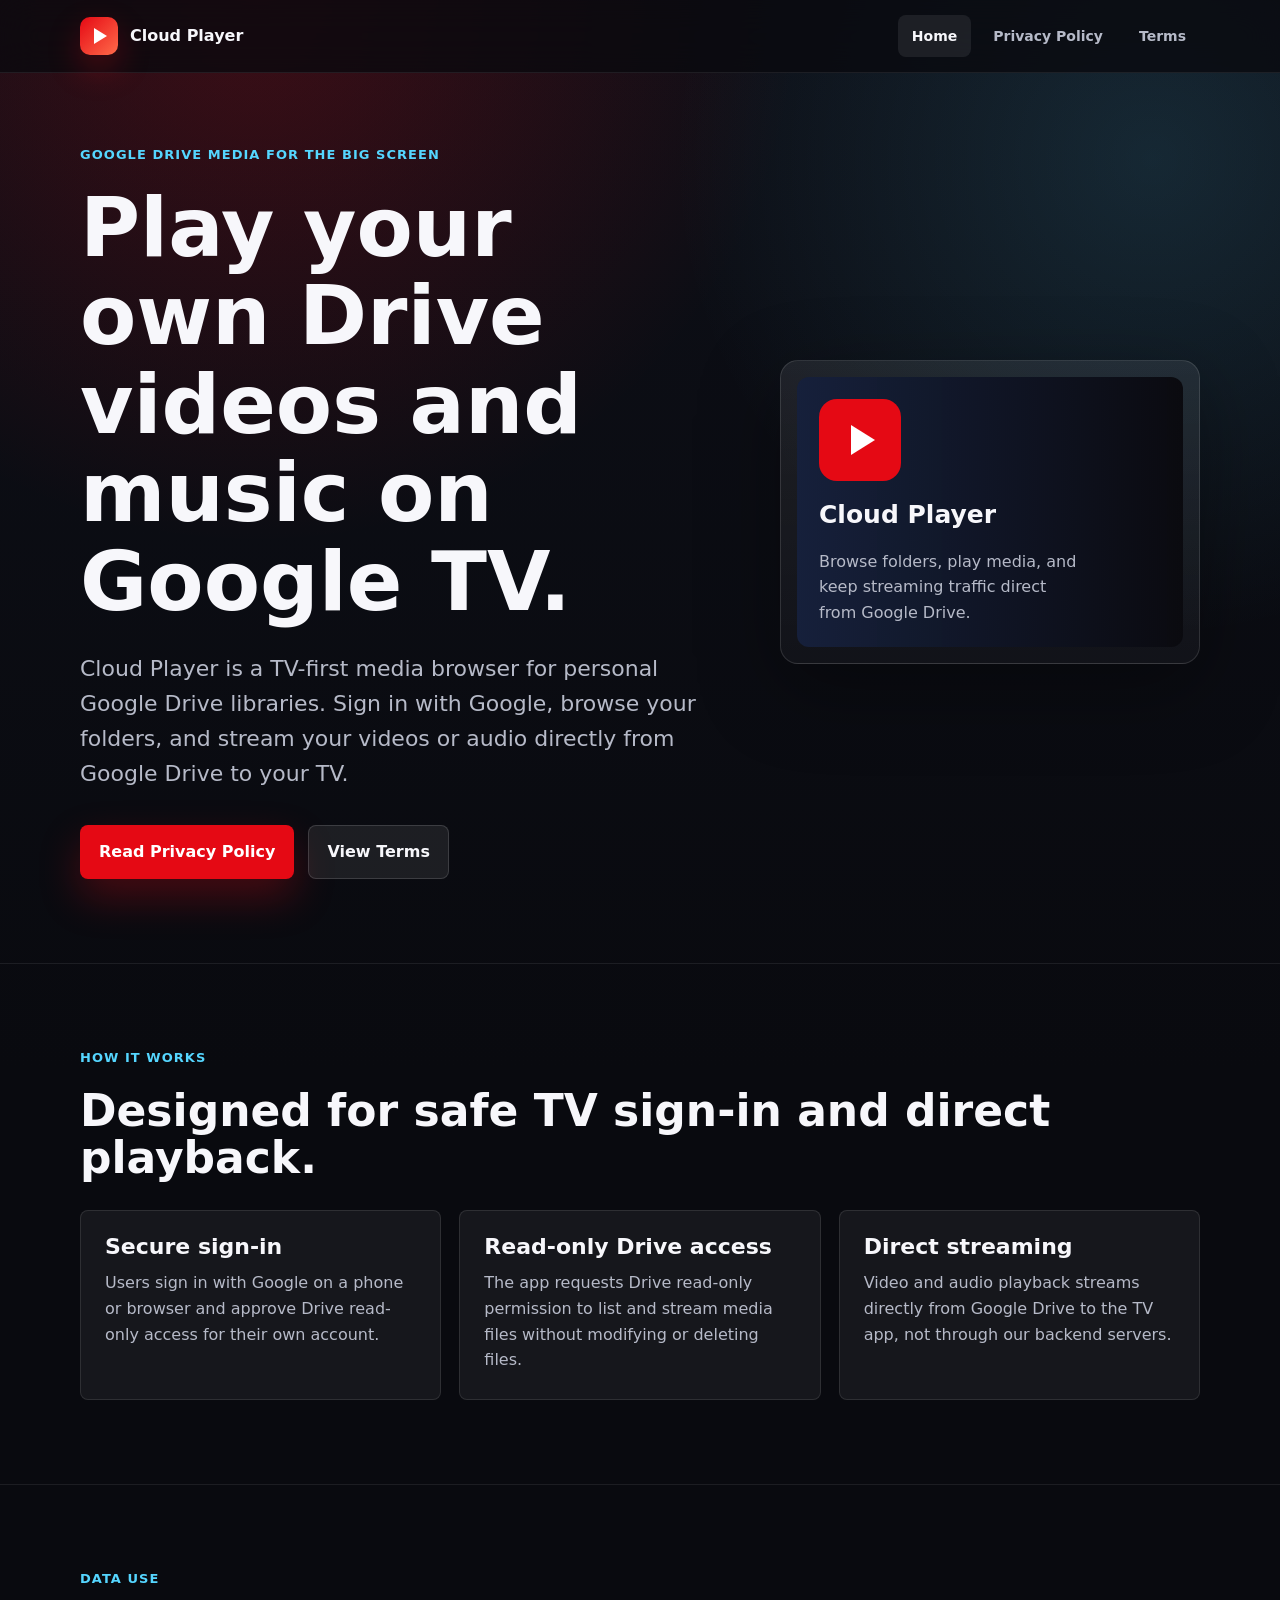
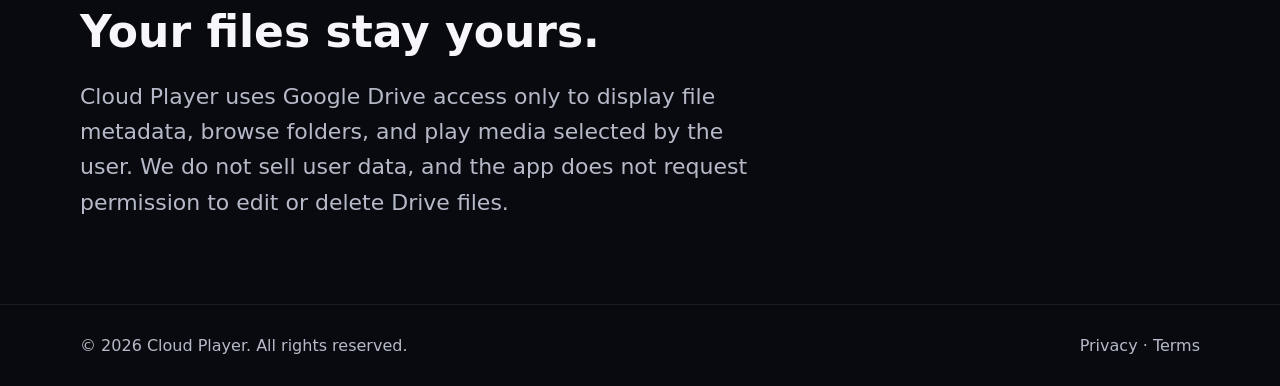
<file: index.html>
<!doctype html>
<html lang="en">
  <head>
    <meta charset="utf-8">
    <meta name="viewport" content="width=device-width, initial-scale=1">
    <title>Cloud Player | Google Drive Media on TV</title>
    <meta name="description" content="Cloud Player lets users browse and play their own Google Drive videos and audio on Android TV and Google TV.">
    <link rel="stylesheet" href="styles.css">
  </head>
  <body>
    <header class="site-header">
      <nav class="nav" aria-label="Primary navigation">
        <a class="brand" href="index.html" aria-label="Cloud Player home">
          <span class="brand-mark" aria-hidden="true"></span>
          <span>Cloud Player</span>
        </a>
        <div class="nav-links">
          <a href="index.html" aria-current="page">Home</a>
          <a href="privacy.html">Privacy Policy</a>
          <a href="terms.html">Terms</a>
        </div>
      </nav>
    </header>

    <main>
      <section class="hero">
        <div>
          <p class="eyebrow">Google Drive media for the big screen</p>
          <h1>Play your own Drive videos and music on Google TV.</h1>
          <p class="lead">
            Cloud Player is a TV-first media browser for personal Google Drive libraries.
            Sign in with Google, browse your folders, and stream your videos or audio directly
            from Google Drive to your TV.
          </p>
          <div class="actions">
            <a class="button primary" href="privacy.html">Read Privacy Policy</a>
            <a class="button secondary" href="terms.html">View Terms</a>
          </div>
        </div>

        <div class="device-preview" aria-label="Cloud Player preview">
          <div class="tv-frame">
            <div class="play-tile" aria-hidden="true"></div>
            <div class="preview-title">Cloud Player</div>
            <div class="preview-copy">Browse folders, play media, and keep streaming traffic direct from Google Drive.</div>
          </div>
        </div>
      </section>

      <section class="section">
        <div class="page-shell">
          <p class="eyebrow">How it works</p>
          <h2>Designed for safe TV sign-in and direct playback.</h2>
          <div class="grid">
            <article class="card">
              <h3>Secure sign-in</h3>
              <p>Users sign in with Google on a phone or browser and approve Drive read-only access for their own account.</p>
            </article>
            <article class="card">
              <h3>Read-only Drive access</h3>
              <p>The app requests Drive read-only permission to list and stream media files without modifying or deleting files.</p>
            </article>
            <article class="card">
              <h3>Direct streaming</h3>
              <p>Video and audio playback streams directly from Google Drive to the TV app, not through our backend servers.</p>
            </article>
          </div>
        </div>
      </section>

      <section class="section">
        <div class="page-shell">
          <p class="eyebrow">Data use</p>
          <h2>Your files stay yours.</h2>
          <p class="lead">
            Cloud Player uses Google Drive access only to display file metadata, browse folders,
            and play media selected by the user. We do not sell user data, and the app does not
            request permission to edit or delete Drive files.
          </p>
        </div>
      </section>
    </main>

    <footer class="site-footer">
      <div class="footer-inner">
        <span>© 2026 Cloud Player. All rights reserved.</span>
        <span><a href="privacy.html">Privacy</a> · <a href="terms.html">Terms</a></span>
      </div>
    </footer>
  </body>
</html>
</file>
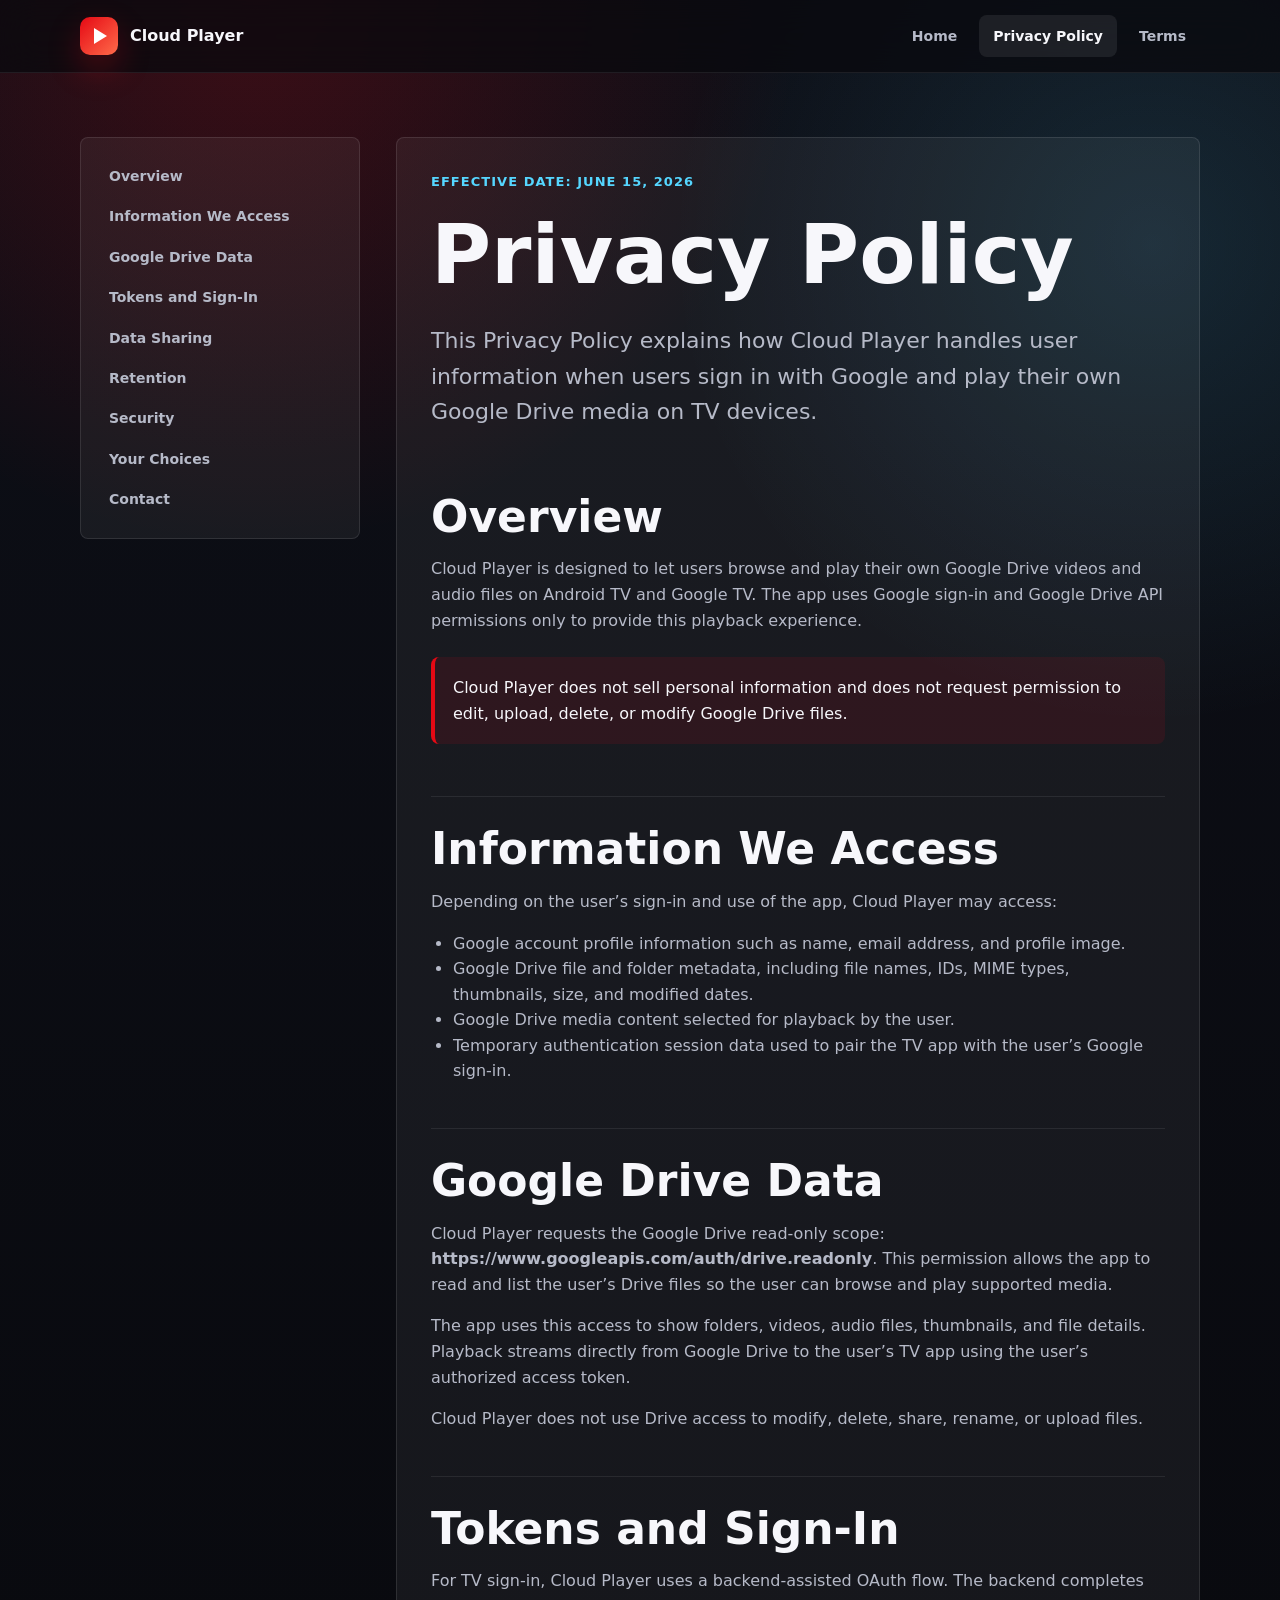
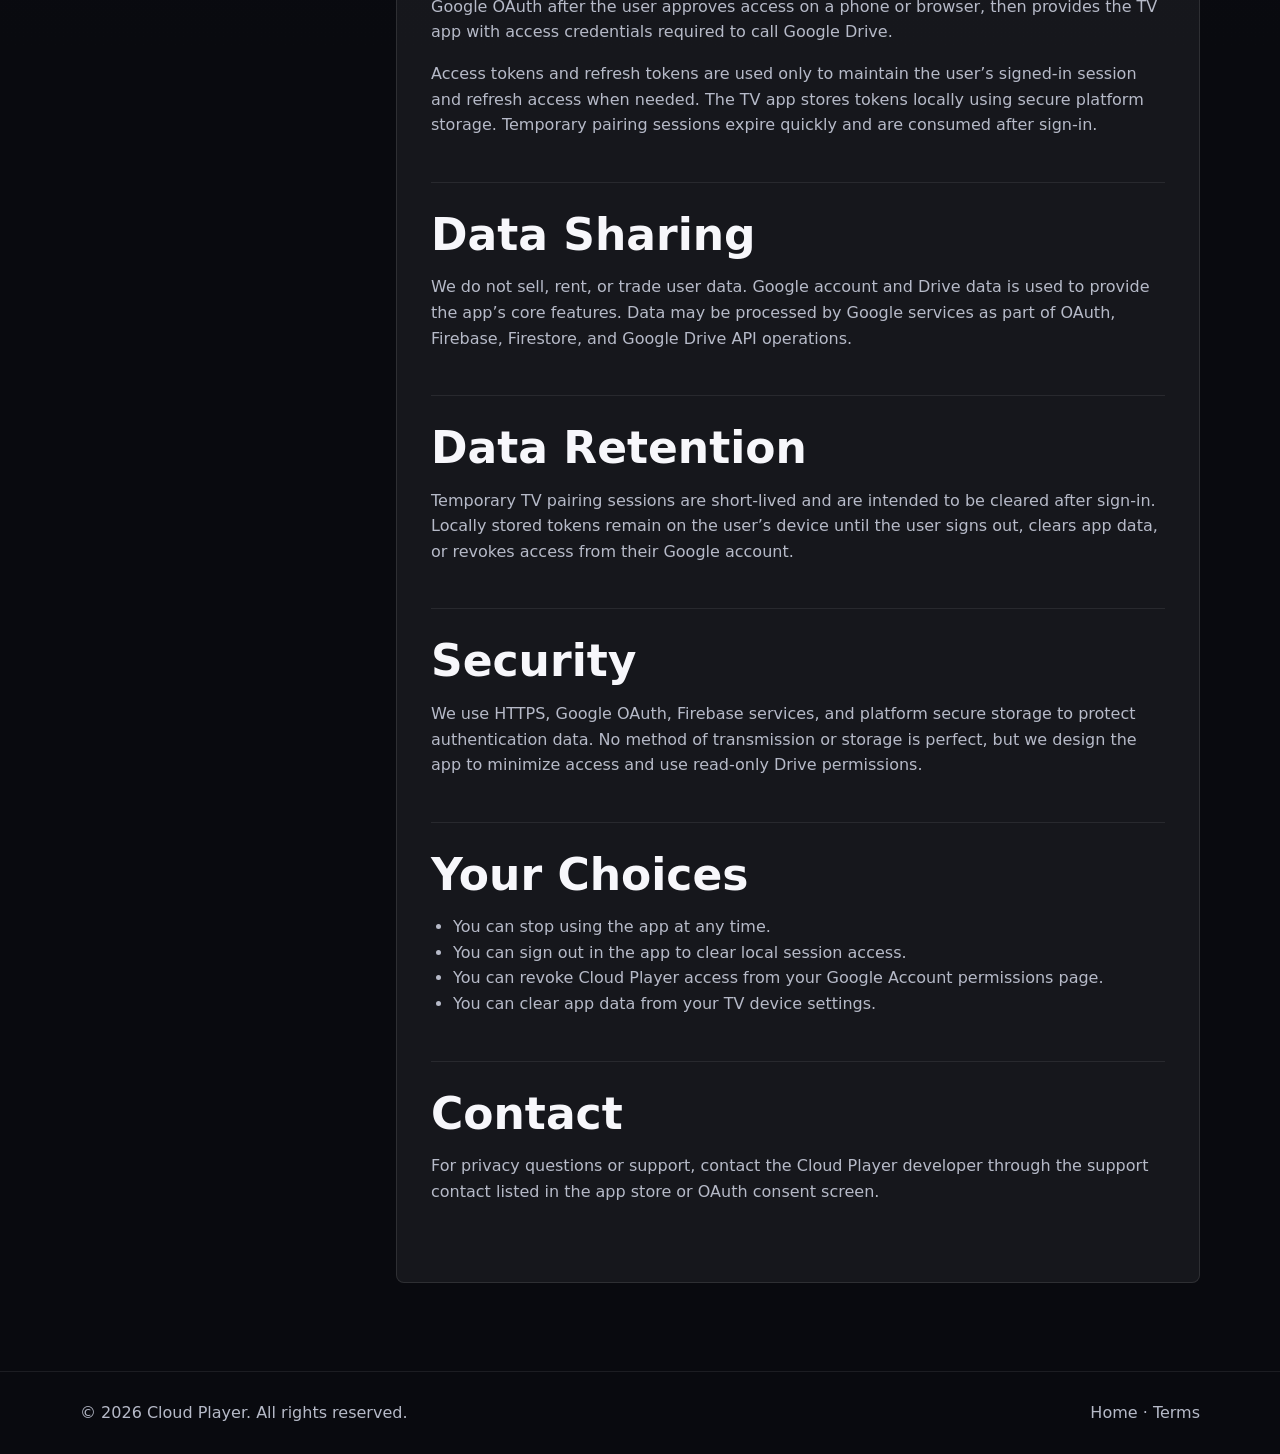
<file: privacy.html>
<!doctype html>
<html lang="en">
  <head>
    <meta charset="utf-8">
    <meta name="viewport" content="width=device-width, initial-scale=1">
    <title>Privacy Policy | Cloud Player</title>
    <meta name="description" content="Privacy Policy for Cloud Player, including Google Drive data access and token handling.">
    <link rel="stylesheet" href="styles.css">
  </head>
  <body>
    <header class="site-header">
      <nav class="nav" aria-label="Primary navigation">
        <a class="brand" href="index.html" aria-label="Cloud Player home">
          <span class="brand-mark" aria-hidden="true"></span>
          <span>Cloud Player</span>
        </a>
        <div class="nav-links">
          <a href="index.html">Home</a>
          <a href="privacy.html" aria-current="page">Privacy Policy</a>
          <a href="terms.html">Terms</a>
        </div>
      </nav>
    </header>

    <main class="page-shell policy-layout">
      <aside class="policy-sidebar" aria-label="Privacy sections">
        <a href="#overview">Overview</a>
        <a href="#data">Information We Access</a>
        <a href="#drive">Google Drive Data</a>
        <a href="#tokens">Tokens and Sign-In</a>
        <a href="#sharing">Data Sharing</a>
        <a href="#retention">Retention</a>
        <a href="#security">Security</a>
        <a href="#choices">Your Choices</a>
        <a href="#contact">Contact</a>
      </aside>

      <article class="policy-content">
        <p class="eyebrow">Effective date: June 15, 2026</p>
        <h1>Privacy Policy</h1>
        <p class="lead">
          This Privacy Policy explains how Cloud Player handles user information when
          users sign in with Google and play their own Google Drive media on TV devices.
        </p>

        <section id="overview" class="policy-section">
          <h2>Overview</h2>
          <p>
            Cloud Player is designed to let users browse and play their own Google Drive
            videos and audio files on Android TV and Google TV. The app uses Google sign-in
            and Google Drive API permissions only to provide this playback experience.
          </p>
          <div class="notice">
            Cloud Player does not sell personal information and does not request permission
            to edit, upload, delete, or modify Google Drive files.
          </div>
        </section>

        <section id="data" class="policy-section">
          <h2>Information We Access</h2>
          <p>Depending on the user’s sign-in and use of the app, Cloud Player may access:</p>
          <ul>
            <li>Google account profile information such as name, email address, and profile image.</li>
            <li>Google Drive file and folder metadata, including file names, IDs, MIME types, thumbnails, size, and modified dates.</li>
            <li>Google Drive media content selected for playback by the user.</li>
            <li>Temporary authentication session data used to pair the TV app with the user’s Google sign-in.</li>
          </ul>
        </section>

        <section id="drive" class="policy-section">
          <h2>Google Drive Data</h2>
          <p>
            Cloud Player requests the Google Drive read-only scope:
            <strong>https://www.googleapis.com/auth/drive.readonly</strong>.
            This permission allows the app to read and list the user’s Drive files so the user
            can browse and play supported media.
          </p>
          <p>
            The app uses this access to show folders, videos, audio files, thumbnails, and file
            details. Playback streams directly from Google Drive to the user’s TV app using the
            user’s authorized access token.
          </p>
          <p>
            Cloud Player does not use Drive access to modify, delete, share, rename, or upload
            files.
          </p>
        </section>

        <section id="tokens" class="policy-section">
          <h2>Tokens and Sign-In</h2>
          <p>
            For TV sign-in, Cloud Player uses a backend-assisted OAuth flow. The backend
            completes Google OAuth after the user approves access on a phone or browser, then
            provides the TV app with access credentials required to call Google Drive.
          </p>
          <p>
            Access tokens and refresh tokens are used only to maintain the user’s signed-in
            session and refresh access when needed. The TV app stores tokens locally using secure
            platform storage. Temporary pairing sessions expire quickly and are consumed after
            sign-in.
          </p>
        </section>

        <section id="sharing" class="policy-section">
          <h2>Data Sharing</h2>
          <p>
            We do not sell, rent, or trade user data. Google account and Drive data is used to
            provide the app’s core features. Data may be processed by Google services as part of
            OAuth, Firebase, Firestore, and Google Drive API operations.
          </p>
        </section>

        <section id="retention" class="policy-section">
          <h2>Data Retention</h2>
          <p>
            Temporary TV pairing sessions are short-lived and are intended to be cleared after
            sign-in. Locally stored tokens remain on the user’s device until the user signs out,
            clears app data, or revokes access from their Google account.
          </p>
        </section>

        <section id="security" class="policy-section">
          <h2>Security</h2>
          <p>
            We use HTTPS, Google OAuth, Firebase services, and platform secure storage to protect
            authentication data. No method of transmission or storage is perfect, but we design
            the app to minimize access and use read-only Drive permissions.
          </p>
        </section>

        <section id="choices" class="policy-section">
          <h2>Your Choices</h2>
          <ul>
            <li>You can stop using the app at any time.</li>
            <li>You can sign out in the app to clear local session access.</li>
            <li>You can revoke Cloud Player access from your Google Account permissions page.</li>
            <li>You can clear app data from your TV device settings.</li>
          </ul>
        </section>

        <section id="contact" class="policy-section">
          <h2>Contact</h2>
          <p>
            For privacy questions or support, contact the Cloud Player developer through the
            support contact listed in the app store or OAuth consent screen.
          </p>
        </section>
      </article>
    </main>

    <footer class="site-footer">
      <div class="footer-inner">
        <span>© 2026 Cloud Player. All rights reserved.</span>
        <span><a href="index.html">Home</a> · <a href="terms.html">Terms</a></span>
      </div>
    </footer>
  </body>
</html>
</file>
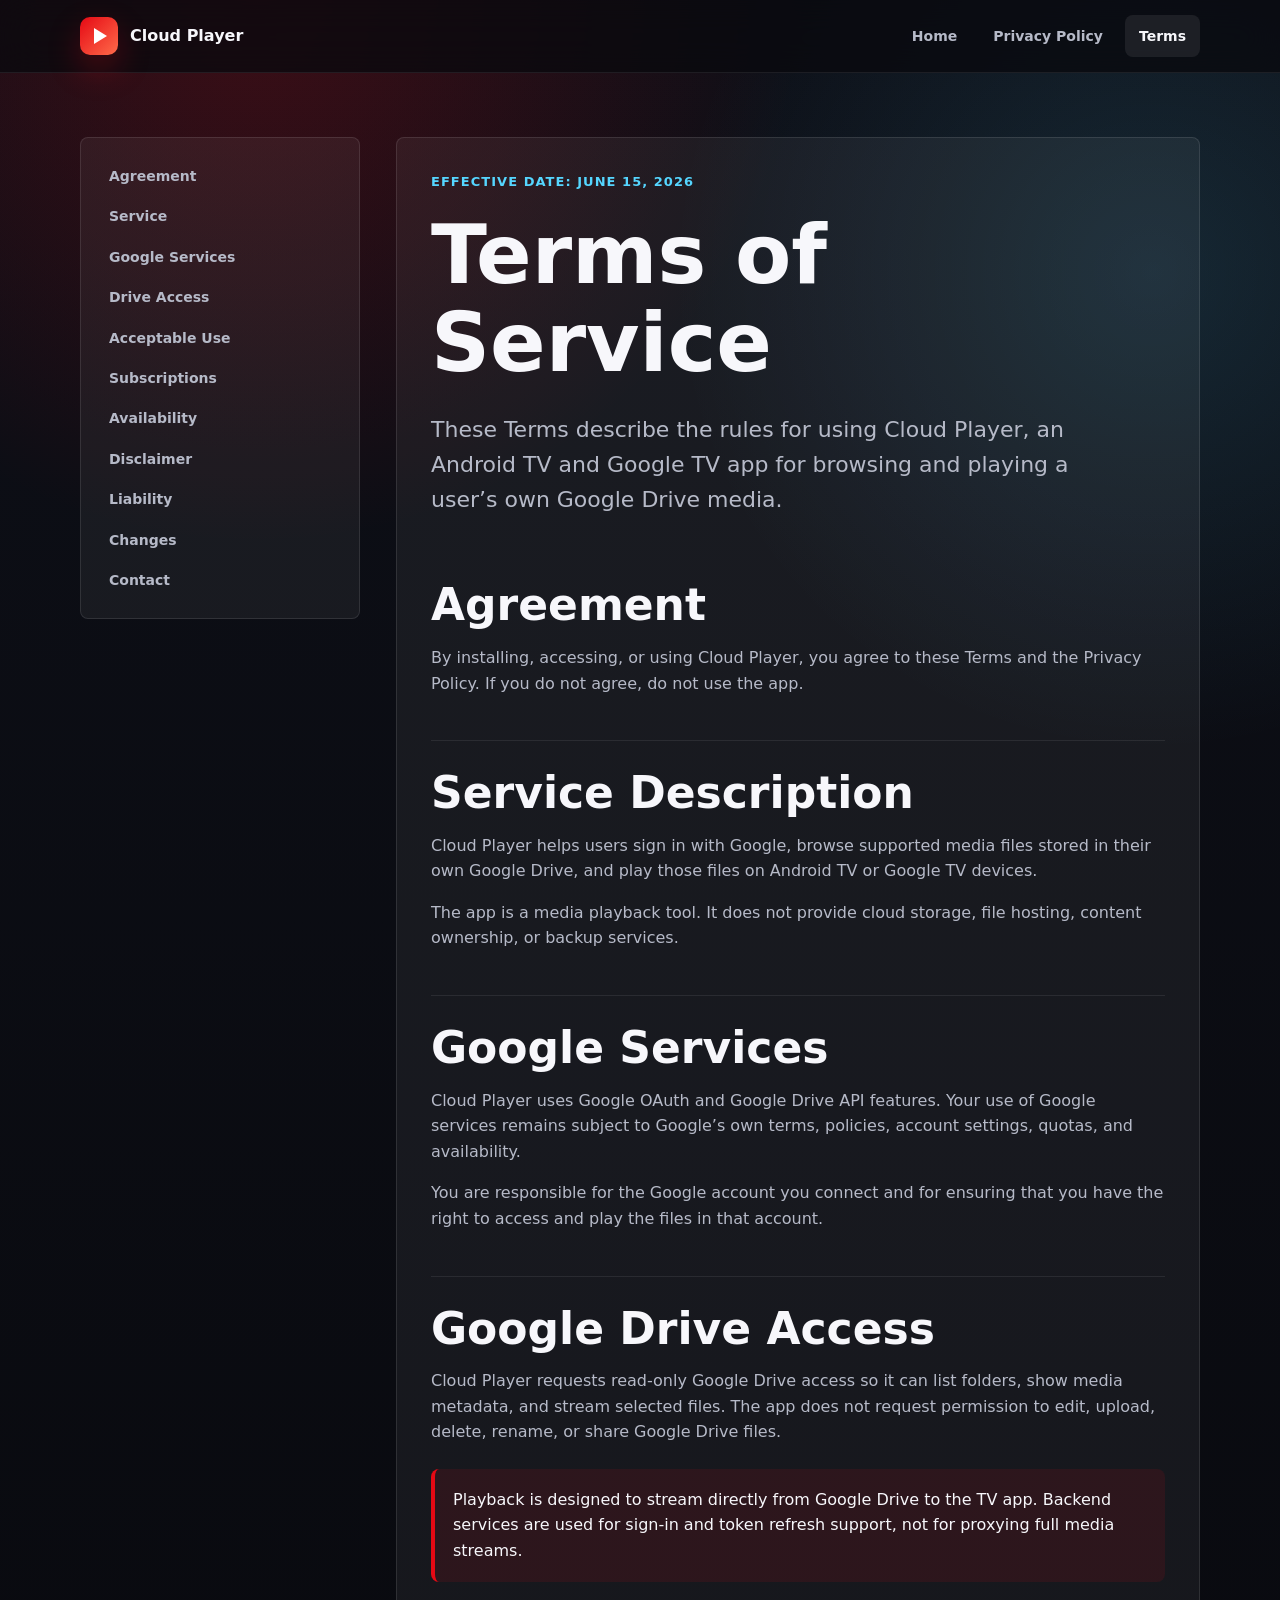
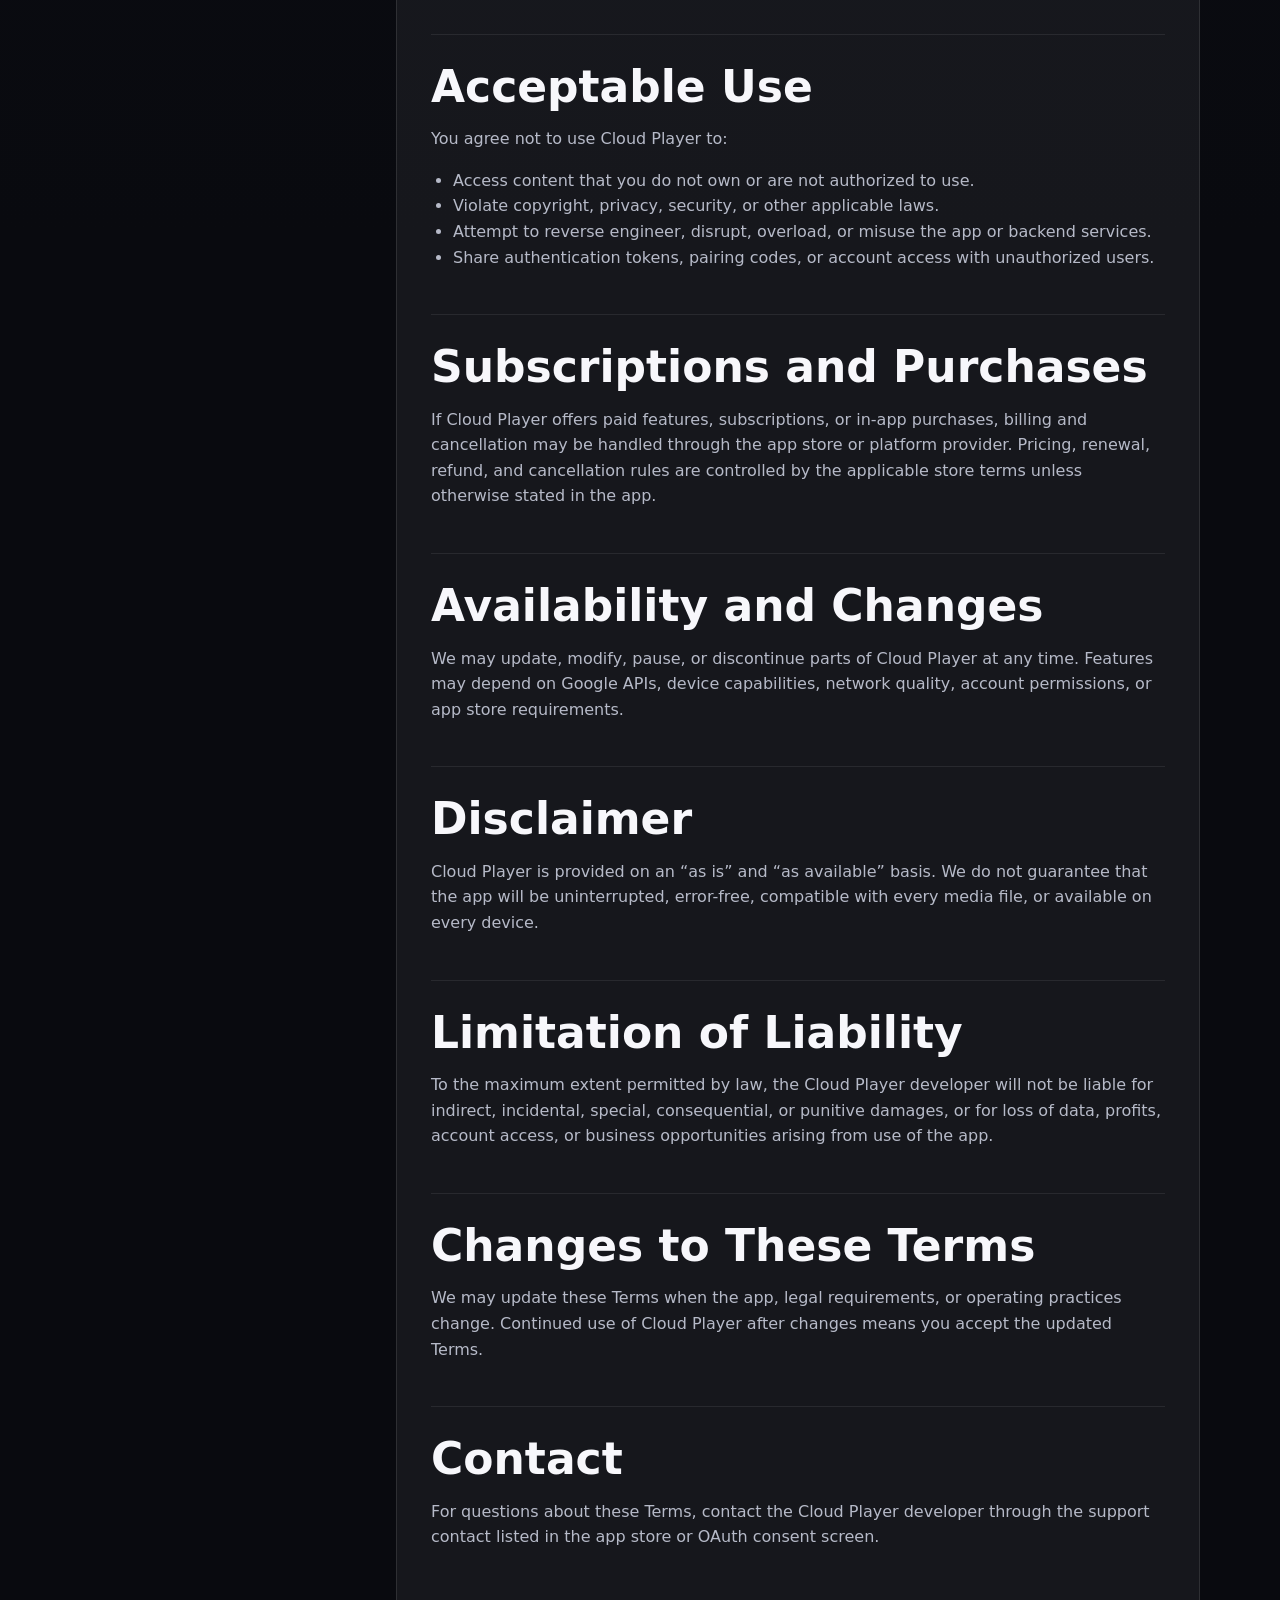
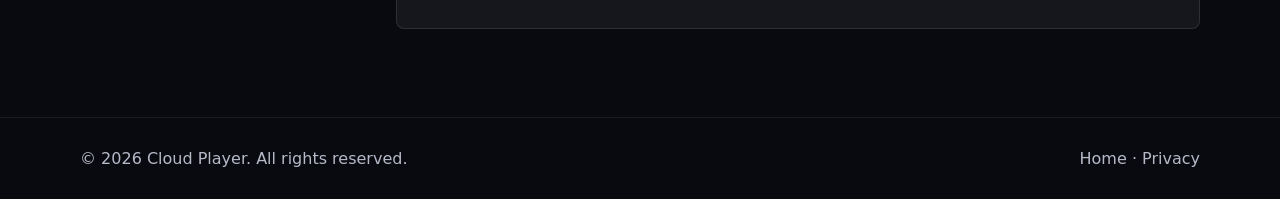
<file: terms.html>
<!doctype html>
<html lang="en">
  <head>
    <meta charset="utf-8">
    <meta name="viewport" content="width=device-width, initial-scale=1">
    <title>Terms of Service | Cloud Player</title>
    <meta name="description" content="Terms of Service for Cloud Player.">
    <link rel="stylesheet" href="styles.css">
  </head>
  <body>
    <header class="site-header">
      <nav class="nav" aria-label="Primary navigation">
        <a class="brand" href="index.html" aria-label="Cloud Player home">
          <span class="brand-mark" aria-hidden="true"></span>
          <span>Cloud Player</span>
        </a>
        <div class="nav-links">
          <a href="index.html">Home</a>
          <a href="privacy.html">Privacy Policy</a>
          <a href="terms.html" aria-current="page">Terms</a>
        </div>
      </nav>
    </header>

    <main class="page-shell policy-layout">
      <aside class="policy-sidebar" aria-label="Terms sections">
        <a href="#agreement">Agreement</a>
        <a href="#service">Service</a>
        <a href="#google">Google Services</a>
        <a href="#drive">Drive Access</a>
        <a href="#use">Acceptable Use</a>
        <a href="#subscriptions">Subscriptions</a>
        <a href="#availability">Availability</a>
        <a href="#disclaimer">Disclaimer</a>
        <a href="#liability">Liability</a>
        <a href="#changes">Changes</a>
        <a href="#contact">Contact</a>
      </aside>

      <article class="policy-content">
        <p class="eyebrow">Effective date: June 15, 2026</p>
        <h1>Terms of Service</h1>
        <p class="lead">
          These Terms describe the rules for using Cloud Player, an Android TV and Google TV
          app for browsing and playing a user’s own Google Drive media.
        </p>

        <section id="agreement" class="policy-section">
          <h2>Agreement</h2>
          <p>
            By installing, accessing, or using Cloud Player, you agree to these Terms and the
            Privacy Policy. If you do not agree, do not use the app.
          </p>
        </section>

        <section id="service" class="policy-section">
          <h2>Service Description</h2>
          <p>
            Cloud Player helps users sign in with Google, browse supported media files stored
            in their own Google Drive, and play those files on Android TV or Google TV devices.
          </p>
          <p>
            The app is a media playback tool. It does not provide cloud storage, file hosting,
            content ownership, or backup services.
          </p>
        </section>

        <section id="google" class="policy-section">
          <h2>Google Services</h2>
          <p>
            Cloud Player uses Google OAuth and Google Drive API features. Your use of Google
            services remains subject to Google’s own terms, policies, account settings, quotas,
            and availability.
          </p>
          <p>
            You are responsible for the Google account you connect and for ensuring that you have
            the right to access and play the files in that account.
          </p>
        </section>

        <section id="drive" class="policy-section">
          <h2>Google Drive Access</h2>
          <p>
            Cloud Player requests read-only Google Drive access so it can list folders, show
            media metadata, and stream selected files. The app does not request permission to
            edit, upload, delete, rename, or share Google Drive files.
          </p>
          <div class="notice">
            Playback is designed to stream directly from Google Drive to the TV app. Backend
            services are used for sign-in and token refresh support, not for proxying full media
            streams.
          </div>
        </section>

        <section id="use" class="policy-section">
          <h2>Acceptable Use</h2>
          <p>You agree not to use Cloud Player to:</p>
          <ul>
            <li>Access content that you do not own or are not authorized to use.</li>
            <li>Violate copyright, privacy, security, or other applicable laws.</li>
            <li>Attempt to reverse engineer, disrupt, overload, or misuse the app or backend services.</li>
            <li>Share authentication tokens, pairing codes, or account access with unauthorized users.</li>
          </ul>
        </section>

        <section id="subscriptions" class="policy-section">
          <h2>Subscriptions and Purchases</h2>
          <p>
            If Cloud Player offers paid features, subscriptions, or in-app purchases, billing
            and cancellation may be handled through the app store or platform provider. Pricing,
            renewal, refund, and cancellation rules are controlled by the applicable store terms
            unless otherwise stated in the app.
          </p>
        </section>

        <section id="availability" class="policy-section">
          <h2>Availability and Changes</h2>
          <p>
            We may update, modify, pause, or discontinue parts of Cloud Player at any time.
            Features may depend on Google APIs, device capabilities, network quality, account
            permissions, or app store requirements.
          </p>
        </section>

        <section id="disclaimer" class="policy-section">
          <h2>Disclaimer</h2>
          <p>
            Cloud Player is provided on an “as is” and “as available” basis. We do not guarantee
            that the app will be uninterrupted, error-free, compatible with every media file, or
            available on every device.
          </p>
        </section>

        <section id="liability" class="policy-section">
          <h2>Limitation of Liability</h2>
          <p>
            To the maximum extent permitted by law, the Cloud Player developer will not be
            liable for indirect, incidental, special, consequential, or punitive damages, or for
            loss of data, profits, account access, or business opportunities arising from use of
            the app.
          </p>
        </section>

        <section id="changes" class="policy-section">
          <h2>Changes to These Terms</h2>
          <p>
            We may update these Terms when the app, legal requirements, or operating practices
            change. Continued use of Cloud Player after changes means you accept the updated
            Terms.
          </p>
        </section>

        <section id="contact" class="policy-section">
          <h2>Contact</h2>
          <p>
            For questions about these Terms, contact the Cloud Player developer through the
            support contact listed in the app store or OAuth consent screen.
          </p>
        </section>
      </article>
    </main>

    <footer class="site-footer">
      <div class="footer-inner">
        <span>© 2026 Cloud Player. All rights reserved.</span>
        <span><a href="index.html">Home</a> · <a href="privacy.html">Privacy</a></span>
      </div>
    </footer>
  </body>
</html>
</file>
<file: styles.css>
:root {
  color-scheme: dark;
  --bg: #090a0f;
  --panel: #151722;
  --panel-soft: #1d2030;
  --text: #f7f7fb;
  --muted: #b6bac8;
  --line: #2d3142;
  --accent: #e50914;
  --accent-strong: #ff343e;
  --blue: #55d6ff;
  --max: 1120px;
}

* {
  box-sizing: border-box;
}

html {
  scroll-behavior: smooth;
}

body {
  margin: 0;
  min-height: 100vh;
  background:
    radial-gradient(circle at 20% 0%, rgba(229, 9, 20, 0.22), transparent 34rem),
    radial-gradient(circle at 90% 8%, rgba(85, 214, 255, 0.13), transparent 30rem),
    linear-gradient(180deg, #0d0f17 0%, var(--bg) 54%);
  color: var(--text);
  font-family: Inter, ui-sans-serif, system-ui, -apple-system, BlinkMacSystemFont, "Segoe UI", sans-serif;
  line-height: 1.6;
}

a {
  color: inherit;
  text-decoration: none;
}

.site-header {
  position: sticky;
  top: 0;
  z-index: 10;
  border-bottom: 1px solid rgba(255, 255, 255, 0.08);
  background: rgba(9, 10, 15, 0.78);
  backdrop-filter: blur(18px);
}

.nav {
  width: min(var(--max), calc(100% - 40px));
  min-height: 72px;
  margin: 0 auto;
  display: flex;
  align-items: center;
  justify-content: space-between;
  gap: 24px;
}

.brand {
  display: inline-flex;
  align-items: center;
  gap: 12px;
  font-weight: 800;
  letter-spacing: 0;
}

.brand-mark {
  width: 38px;
  height: 38px;
  display: grid;
  place-items: center;
  border-radius: 10px;
  background: linear-gradient(135deg, var(--accent), #ff6b4a);
  box-shadow: 0 14px 32px rgba(229, 9, 20, 0.28);
}

.brand-mark::before {
  content: "";
  width: 0;
  height: 0;
  margin-left: 3px;
  border-top: 8px solid transparent;
  border-bottom: 8px solid transparent;
  border-left: 13px solid white;
}

.nav-links {
  display: flex;
  align-items: center;
  gap: 8px;
}

.nav-links a {
  padding: 10px 14px;
  border-radius: 8px;
  color: var(--muted);
  font-weight: 650;
  font-size: 14px;
}

.nav-links a:hover,
.nav-links a[aria-current="page"] {
  color: var(--text);
  background: rgba(255, 255, 255, 0.08);
}

.hero,
.page-shell {
  width: min(var(--max), calc(100% - 40px));
  margin: 0 auto;
}

.hero {
  min-height: calc(100vh - 72px);
  display: grid;
  grid-template-columns: minmax(0, 1fr) 420px;
  align-items: center;
  gap: 56px;
  padding: 72px 0 84px;
}

.eyebrow {
  margin: 0 0 18px;
  color: var(--blue);
  font-weight: 800;
  text-transform: uppercase;
  letter-spacing: 0.08em;
  font-size: 13px;
}

h1,
h2,
h3 {
  margin: 0;
  line-height: 1.08;
  letter-spacing: 0;
}

h1 {
  max-width: 740px;
  font-size: clamp(44px, 7vw, 82px);
}

h2 {
  font-size: clamp(28px, 4vw, 44px);
}

h3 {
  font-size: 22px;
}

.lead {
  max-width: 700px;
  margin: 24px 0 0;
  color: var(--muted);
  font-size: clamp(18px, 2vw, 22px);
}

.actions {
  margin-top: 34px;
  display: flex;
  flex-wrap: wrap;
  gap: 14px;
}

.button {
  display: inline-flex;
  align-items: center;
  justify-content: center;
  min-height: 48px;
  padding: 13px 18px;
  border-radius: 8px;
  border: 1px solid rgba(255, 255, 255, 0.14);
  font-weight: 800;
}

.button.primary {
  border-color: transparent;
  background: var(--accent);
  color: white;
  box-shadow: 0 18px 40px rgba(229, 9, 20, 0.28);
}

.button.secondary {
  background: rgba(255, 255, 255, 0.08);
  color: var(--text);
}

.device-preview {
  border: 1px solid rgba(255, 255, 255, 0.12);
  border-radius: 18px;
  padding: 16px;
  background: linear-gradient(180deg, rgba(255, 255, 255, 0.08), rgba(255, 255, 255, 0.03));
  box-shadow: 0 24px 80px rgba(0, 0, 0, 0.35);
}

.tv-frame {
  aspect-ratio: 16 / 10;
  border-radius: 12px;
  padding: 22px;
  background:
    linear-gradient(90deg, rgba(22, 33, 62, 0.9), rgba(10, 10, 15, 0.95)),
    #11131c;
  display: grid;
  align-content: center;
  gap: 14px;
}

.play-tile {
  width: 82px;
  height: 82px;
  display: grid;
  place-items: center;
  border-radius: 18px;
  background: var(--accent);
}

.play-tile::before {
  content: "";
  width: 0;
  height: 0;
  margin-left: 5px;
  border-top: 15px solid transparent;
  border-bottom: 15px solid transparent;
  border-left: 24px solid white;
}

.preview-title {
  font-size: 25px;
  font-weight: 850;
}

.preview-copy {
  max-width: 260px;
  color: var(--muted);
}

.section {
  padding: 84px 0;
  border-top: 1px solid rgba(255, 255, 255, 0.08);
}

.grid {
  display: grid;
  grid-template-columns: repeat(3, minmax(0, 1fr));
  gap: 18px;
  margin-top: 28px;
}

.card {
  min-height: 190px;
  padding: 24px;
  border: 1px solid rgba(255, 255, 255, 0.1);
  border-radius: 8px;
  background: rgba(255, 255, 255, 0.055);
}

.card p {
  margin: 12px 0 0;
  color: var(--muted);
}

.policy-layout {
  display: grid;
  grid-template-columns: 280px minmax(0, 1fr);
  gap: 36px;
  padding: 64px 0 88px;
}

.policy-sidebar {
  position: sticky;
  top: 96px;
  height: max-content;
  padding: 18px;
  border: 1px solid rgba(255, 255, 255, 0.1);
  border-radius: 8px;
  background: rgba(255, 255, 255, 0.055);
}

.policy-sidebar a {
  display: block;
  padding: 9px 10px;
  border-radius: 6px;
  color: var(--muted);
  font-weight: 650;
  font-size: 14px;
}

.policy-sidebar a:hover {
  color: var(--text);
  background: rgba(255, 255, 255, 0.07);
}

.policy-content {
  padding: 34px;
  border: 1px solid rgba(255, 255, 255, 0.1);
  border-radius: 8px;
  background: rgba(255, 255, 255, 0.055);
}

.policy-content .lead {
  margin-bottom: 36px;
}

.policy-section {
  padding: 28px 0;
  border-top: 1px solid rgba(255, 255, 255, 0.08);
}

.policy-section:first-of-type {
  border-top: 0;
}

.policy-section p,
.policy-section li {
  color: var(--muted);
}

.policy-section ul {
  padding-left: 22px;
}

.notice {
  margin: 24px 0;
  padding: 18px;
  border-left: 4px solid var(--accent);
  border-radius: 8px;
  background: rgba(229, 9, 20, 0.1);
  color: var(--text);
}

.site-footer {
  border-top: 1px solid rgba(255, 255, 255, 0.08);
  padding: 28px 0;
  color: var(--muted);
}

.footer-inner {
  width: min(var(--max), calc(100% - 40px));
  margin: 0 auto;
  display: flex;
  justify-content: space-between;
  gap: 16px;
  flex-wrap: wrap;
}

@media (max-width: 860px) {
  .nav {
    min-height: auto;
    padding: 16px 0;
    align-items: flex-start;
    flex-direction: column;
  }

  .nav-links {
    flex-wrap: wrap;
  }

  .hero {
    min-height: auto;
    grid-template-columns: 1fr;
    padding-top: 56px;
  }

  .device-preview {
    max-width: 460px;
  }

  .grid,
  .policy-layout {
    grid-template-columns: 1fr;
  }

  .policy-sidebar {
    position: static;
  }
}

@media (max-width: 520px) {
  .hero,
  .page-shell,
  .nav,
  .footer-inner {
    width: min(100% - 28px, var(--max));
  }

  .policy-content {
    padding: 22px;
  }

  .actions {
    flex-direction: column;
  }
}
</file>
